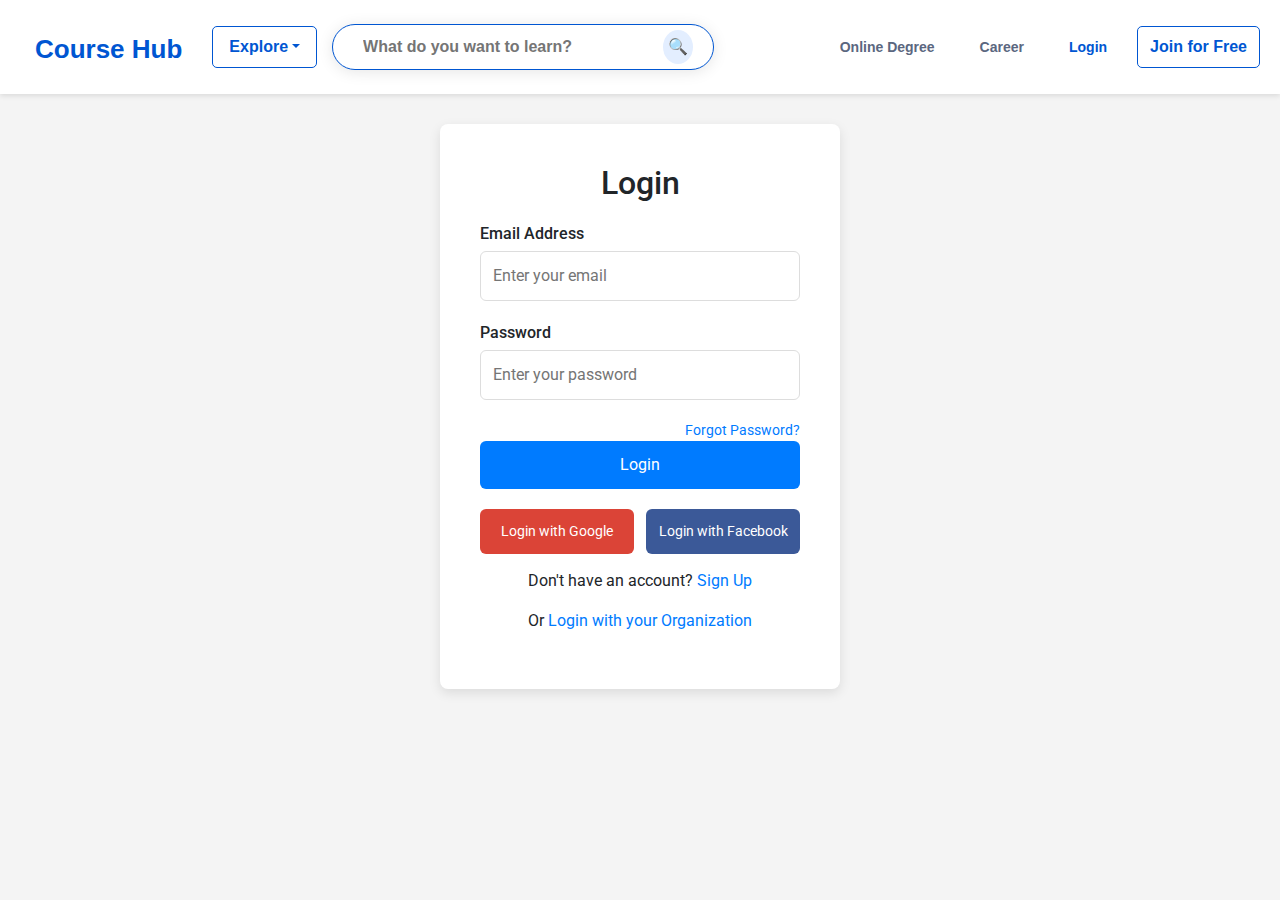
<file: login.html>
<!DOCTYPE html>
<html lang="en">

<head>
    <meta charset="UTF-8">
    <meta name="viewport" content="width=device-width, initial-scale=1.0">
    <title>Course Hub, Login</title>
    <link rel="stylesheet" href="https://cdnjs.cloudflare.com/ajax/libs/font-awesome/6.0.0-beta3/css/all.min.css">
    <link href="https://fonts.googleapis.com/css2?family=Roboto:wght@400;500;700&display=swap" rel="stylesheet">
    <link href="https://stackpath.bootstrapcdn.com/bootstrap/4.5.2/css/bootstrap.min.css" rel="stylesheet">
    <link rel="website icon" type="png" href="../Course hub 1/home/icon.png">
    <style>
        body {
            background-color: #f4f4f4;
            margin: 0;
            padding: 0;
            font-family: 'Roboto', sans-serif;
        }

        /* Navbar */
        nav {
            background-color: #ffffff;
            padding: 10px 20px;
            display: flex;
            justify-content: space-between;
            align-items: center;
            flex-wrap: wrap;
            box-shadow: 0 2px 5px rgba(0, 0, 0, 0.1);
            font-family: 'Source Sans Pro', Arial, sans-serif;
        }

        .logo {
            text-decoration: none;
            font-size: 26px;
            color: #0056d2;
            font-weight: 600;
            font-family: 'Source Sans Pro', Arial, sans-serif;
            padding: 15px;
            margin-top: 5px;
            cursor: pointer;
        }

        .logo:hover { 
            text-decoration: none;
        }
        
        .menu-toggle {
            display: none;
            flex-direction: column;
            cursor: pointer;
        }

        .menu-toggle span {
            height: 3px;
            width: 25px;
            background: #333;
            margin: 4px 0;
            border-radius: 3px;
        }

        .nav-left,
        .nav-right {
            display: flex;
            align-items: center;
            gap: 15px;
        }

        .nav-links {
            display: flex;
            align-items: center;
            gap: 15px;
        }

        .nav-links a {
            color: #5b6780;
            text-decoration: none;
            margin: 0 15px;
            font-family: 'Source Sans Pro', Arial, sans-serif;
            font-size: 14px;
            font-weight: bold;
        }

        .nav-links a:hover {
            text-decoration: none;
            color: #0056d2;
        }

        .dropdown {
            position: relative;
        }

        .dropdown-toggle {
            background-color: #ffffff;
            color: #0056d2;
            border: 1.5px solid #0056d2;
            font-size: 16px;
            cursor: pointer;
            padding: 8px 16px;
            border-radius: 5px;
            font-weight: bold;
        }

        .dropdown-toggle:hover {
            background-color: #e3eeff;
            text-decoration: none;
        }

        .dropdown-menu {
            display: none;
            position: absolute;
            min-width: 300px;
            z-index: 1;
            border-radius: 5px;
        }

        .dropdown-menu a {
            color: #0f1114;
            padding: 12px 16px;
            text-decoration: none;
            display: block;
            width: 250px;
        }

        .dropdown-menu a:hover {
            background-color: #f5f5f5;
            color: #0056d2;
            text-decoration: underline;
        }

        .dropdown:hover .dropdown-menu {
            display: block;
        }

        .search-bar {
            border: 1.5px solid #0056d2;
            display: flex;
            align-items: center;
            border-radius: 50px;
            padding: 0px 20px;
            box-shadow: 0 2px 15px rgba(0, 0, 0, 0.1);
            background-color: #ffffff;
        }

        .search-bar input {
            padding: 10px;
            border: none;
            border-radius: 20px;
            width: 300px;
            outline: none;
            font-size: 16px;
            font-weight: 600;
        }

        .search-bar button {
            background-color: #e3eeff;
            border: none;
            padding: 5px;
            margin-left: 10px;
            cursor: pointer;
            border-radius: 50%;
        }

        .join-btn {
            background-color: #ffffff;
            color: #0056d2;
            border: none;
            padding: 8px 12px;
            border-radius: 5px;
            cursor: pointer;
            font-family: 'Source Sans Pro', Arial, sans-serif;
            border: 1.5px solid #0056d2;
            font-size: 16px;
            font-weight: bold
        }

        .join-btn:hover {
            background-color: #e3eeff;
            text-decoration: none;
        }

        /* Responsive Styles */
        @media (max-width: 768px) {
            .menu-toggle {
                display: flex;
            }

            .nav-left,
            .nav-right {
                flex-direction: column;
                align-items: flex-start;
                width: 100%;
                display: none;
            }

            nav.active .nav-left,
            nav.active .nav-right {
                display: flex;
                margin-top: 10px;
                gap: 20px;
            }

            .nav-links {
                flex-direction: column;
                gap: 10px;
                width: 100%;
            }

            .search-bar {
                width: 100%;
            }

            .search-bar input {
                width: 100%;
            }
        }

        /* Login form */
        .login-container {
            background-color: white;
            padding: 40px;
            border-radius: 8px;
            box-shadow: 0 4px 12px rgba(0, 0, 0, 0.1);
            width: 100%;
            max-width: 400px;
            margin: 30px auto;
        }

        .login-container h2 {
            text-align: center;
            margin-bottom: 20px;
            font-weight: 500;
        }

        .input-group {
            margin-bottom: 20px;
        }

        .input-group label {
            font-weight: 500;
            margin-bottom: 5px;
            display: block;
        }

        .input-group input {
            width: 100%;
            padding: 12px;
            border: 1px solid #ddd;
            border-radius: 6px;
            font-size: 16px;
        }

        .input-group input:focus {
            border-color: #007bff;
            outline: none;
        }

        .forgot-password {
            display: block;
            text-align: right;
            font-size: 14px;
            color: #007bff;
            text-decoration: none;
        }

        .forgot-password:hover {
            text-decoration: underline;
        }

        .btn {
            width: 100%;
            padding: 12px;
            background-color: #007bff;
            color: white;
            border: none;
            border-radius: 6px;
            font-size: 16px;
            cursor: pointer;
            transition: background-color 0.3s ease;
        }

        .btn:hover {
            background-color: #0056b3;
        }

        .social-login {
            display: flex;
            justify-content: space-between;
            margin-top: 20px;
        }

        .social-login a {
            text-decoration: none;
            width: 48%;
            padding: 12px;
            text-align: center;
            border-radius: 6px;
            font-size: 14px;
        }

        .google-btn {
            background-color: #db4437;
            color: white;
        }

        .facebook-btn {
            background-color: #3b5998;
            color: white;
        }

        .social-login a:hover {
            opacity: 0.8;
        }

        .signup-link {
            display: block;
            text-align: center;
            margin-top: 15px;
        }

        .signup-link a {
            color: #007bff;
            text-decoration: none;
        }

        .signup-link a:hover {
            text-decoration: underline;
        }

        .organization-login {
            text-align: center;
            margin-top: 15px;
        }

        .organization-login a {
            color: #007bff;
            text-decoration: none;
        }

        .organization-login a:hover {
            text-decoration: underline;
        }
    </style>
</head>

<body>
    <!-- Navbar -->
    <nav id="navbar">
        <!-- Left Side -->
        <div class="nav-left">
            <a href="../Course hub 1/home/index.html" class="logo">Course Hub</a>

            <div class="dropdown">
                <button class="dropdown-toggle">Explore</button>
                <div class="dropdown-menu">
                    <a href="../degree/degree.html">Explore roles</a>
                    <a href="../degree/degree.html">Explore Catogaries</a>
                    <a href="../degree/degree.html">Explore trading skill</a>
                    <a href="../degree/degree.html">Earn a professional certificate</a>
                    <a href="../degree/degree.html">Earn a online degree</a>
                </div>
            </div>

            <div class="search-bar">
                <input type="text" placeholder="What do you want to learn?">
                <button>🔍</button>
            </div>
        </div>

        <!-- Hamburger Menu -->
        <div class="menu-toggle" onclick="toggleNavbar()">
            <span></span>
            <span></span>
            <span></span>
        </div>

        <!-- Right Side -->
        <div class="nav-right">
            <div class="nav-links">
                <a href="../Course hub 1/degree/degree.html">Online Degree</a>
                <a href="../Course hub 1/career/career.html">Career</a>
                <a href="../Course hub 1/login.html" style="color: #0056d2;">Login</a>
            </div>
            <a href="../Course hub 1/singup.html"><button class="join-btn">Join for Free</button></a>
        </div>
    </nav>

    <script>
        function toggleNavbar() {
            const nav = document.getElementById('navbar');
            nav.classList.toggle('active');
        }
    </script>
    <!-- Login Form -->
    <div class="login-container">
        <h2>Login</h2>
        <form id="login-form">
            <div class="input-group">
                <label for="email">Email Address</label>
                <input type="email" id="email" placeholder="Enter your email" required>
            </div>
            <div class="input-group">
                <label for="password">Password</label>
                <input type="password" id="password" placeholder="Enter your password" required>
            </div>
            <a href="#" class="forgot-password">Forgot Password?</a>
            <button type="submit" class="btn" id="login-btn">Login</button>
        </form>

        <!-- Social Login -->
        <div class="social-login">
            <a href="home/index.html" class="google-btn">Login with Google</a>
            <a href="home/index.html" class="facebook-btn">Login with Facebook</a>
        </div>

        <!-- Sign Up Link -->
        <div class="signup-link">
            <p>Don't have an account? <a href="singup.html">Sign Up</a></p>
        </div>

        <!-- Login with Organization -->
        <div class="organization-login">
            <p>Or <a href="#">Login with your Organization</a></p>
        </div>
    </div>

    <script>
        // Check if the user is logged in
        window.onload = function () {
            const isLoggedIn = localStorage.getItem("isLoggedIn") === "true";

            if (isLoggedIn) {
                // If logged in, show logout button and hide login form
                document.getElementById("auth-buttons").innerHTML = `
            <a href="#" id="logout-btn" class="btn">Logout</a>
        `;
                document.getElementById("login-form").style.display = "none"; // Hide login form
            } else {
                // If not logged in, show login button
                document.getElementById("auth-buttons").innerHTML = `
        `;
            }

            // Logout functionality
            const logoutButton = document.getElementById("logout-btn");
            if (logoutButton) {
                logoutButton.addEventListener("click", function () {
                    localStorage.setItem("isLoggedIn", "false"); // Set login status to false
                    window.location.href = "login.html"; // Redirect to login page
                });
            }
        };

        // Handle login button click
        document.getElementById("login-btn")?.addEventListener("click", function (event) {
            event.preventDefault(); // Prevent default form submission

            // Simulate a successful login
            localStorage.setItem("isLoggedIn", "true"); // Mark the user as logged in
            window.location.href = "home/index.html"; // Redirect to index.html (main page)
        });

    </script>
</body>

</html>
</file>
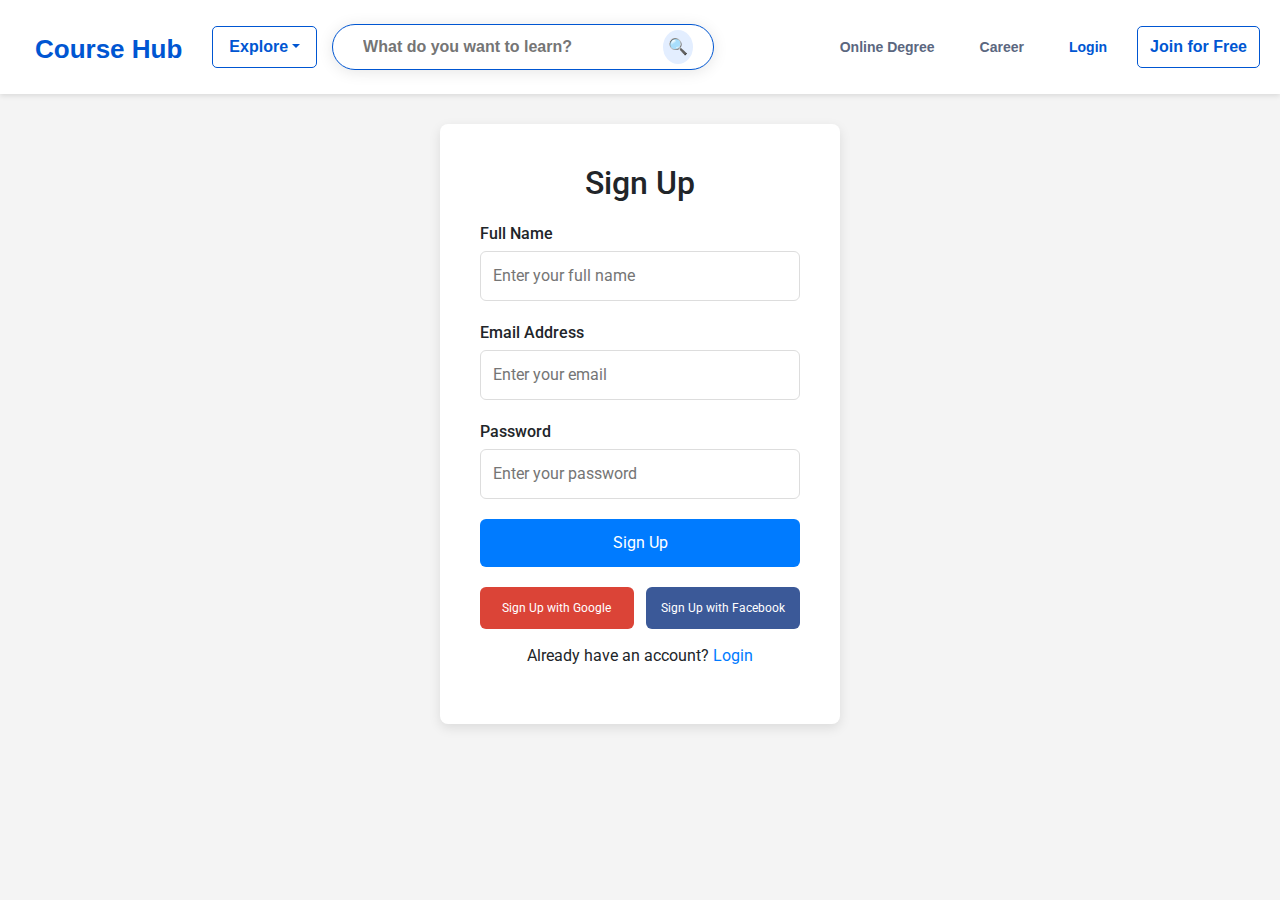
<file: singup.html>
<!DOCTYPE html>
<html lang="en">

<head>
    <meta charset="UTF-8">
    <meta name="viewport" content="width=device-width, initial-scale=1.0">
    <title>Course Hub, Sign Up</title>
    <link rel="stylesheet" href="https://cdnjs.cloudflare.com/ajax/libs/font-awesome/6.0.0-beta3/css/all.min.css">
    <link href="https://fonts.googleapis.com/css2?family=Roboto:wght@400;500;700&display=swap" rel="stylesheet">
    <link href="https://stackpath.bootstrapcdn.com/bootstrap/4.5.2/css/bootstrap.min.css" rel="stylesheet">
    <link rel="website icon" type="png" href="../Course hub 1/home/icon.png">
    <style>
        body {
            background-color: #f4f4f4;
            margin: 0;
            padding: 0;
            font-family: 'Roboto', sans-serif;
        }

        /* Navbar */
        nav {
            background-color: #ffffff;
            padding: 10px 20px;
            display: flex;
            justify-content: space-between;
            align-items: center;
            flex-wrap: wrap;
            box-shadow: 0 2px 5px rgba(0, 0, 0, 0.1);
            font-family: 'Source Sans Pro', Arial, sans-serif;
        }

        .logo {
            text-decoration: none;
            font-size: 26px;
            color: #0056d2;
            font-weight: 600;
            font-family: 'Source Sans Pro', Arial, sans-serif;
            padding: 15px;
            margin-top: 5px;
            cursor: pointer;
        }

        .logo:hover { 
            text-decoration: none;
        }
        
        .menu-toggle {
            display: none;
            flex-direction: column;
            cursor: pointer;
        }

        .menu-toggle span {
            height: 3px;
            width: 25px;
            background: #333;
            margin: 4px 0;
            border-radius: 3px;
        }

        .nav-left,
        .nav-right {
            display: flex;
            align-items: center;
            gap: 15px;
        }

        .nav-links {
            display: flex;
            align-items: center;
            gap: 15px;
        }

        .nav-links a {
            color: #5b6780;
            text-decoration: none;
            margin: 0 15px;
            font-family: 'Source Sans Pro', Arial, sans-serif;
            font-size: 14px;
            font-weight: bold;
        }

        .nav-links a:hover {
            text-decoration: none;
            color: #0056d2;
        }

        .dropdown {
            position: relative;
        }

        .dropdown-toggle {
            background-color: #ffffff;
            color: #0056d2;
            border: 1.5px solid #0056d2;
            font-size: 16px;
            cursor: pointer;
            padding: 8px 16px;
            border-radius: 5px;
            font-weight: bold;
        }

        .dropdown-toggle:hover {
            background-color: #e3eeff;
            text-decoration: none;
        }

        .dropdown-menu {
            display: none;
            position: absolute;
            min-width: 300px;
            z-index: 1;
            border-radius: 5px;
        }

        .dropdown-menu a {
            color: #0f1114;
            padding: 12px 16px;
            text-decoration: none;
            display: block;
            width: 250px;
        }

        .dropdown-menu a:hover {
            background-color: #f5f5f5;
            color: #0056d2;
            text-decoration: underline;
        }

        .dropdown:hover .dropdown-menu {
            display: block;
        }

        .search-bar {
            border: 1.5px solid #0056d2;
            display: flex;
            align-items: center;
            border-radius: 50px;
            padding: 0px 20px;
            box-shadow: 0 2px 15px rgba(0, 0, 0, 0.1);
            background-color: #ffffff;
        }

        .search-bar input {
            padding: 10px;
            border: none;
            border-radius: 20px;
            width: 300px;
            outline: none;
            font-size: 16px;
            font-weight: 600;
        }

        .search-bar button {
            background-color: #e3eeff;
            border: none;
            padding: 5px;
            margin-left: 10px;
            cursor: pointer;
            border-radius: 50%;
        }

        .join-btn {
            background-color: #ffffff;
            color: #0056d2;
            border: none;
            padding: 8px 12px;
            border-radius: 5px;
            cursor: pointer;
            font-family: 'Source Sans Pro', Arial, sans-serif;
            border: 1.5px solid #0056d2;
            font-size: 16px;
            font-weight: bold
        }

        .join-btn:hover {
            background-color: #e3eeff;
            text-decoration: none;
        }

        /* Responsive Styles */
        @media (max-width: 768px) {
            .menu-toggle {
                display: flex;
            }

            .nav-left,
            .nav-right {
                flex-direction: column;
                align-items: flex-start;
                width: 100%;
                display: none;
            }

            nav.active .nav-left,
            nav.active .nav-right {
                display: flex;
                margin-top: 10px;
                gap: 20px;
            }

            .nav-links {
                flex-direction: column;
                gap: 10px;
                width: 100%;
            }

            .search-bar {
                width: 100%;
            }

            .search-bar input {
                width: 100%;
            }
        }

        /* Sign up form */
        .signup-container {
            background-color: white;
            padding: 40px;
            border-radius: 8px;
            box-shadow: 0 4px 12px rgba(0, 0, 0, 0.1);
            width: 100%;
            max-width: 400px;
            margin: 30px auto;
        }

        .signup-container h2 {
            text-align: center;
            margin-bottom: 20px;
            font-weight: 500;
        }

        .input-group {
            margin-bottom: 20px;
        }

        .input-group label {
            font-weight: 500;
            margin-bottom: 5px;
            display: block;
        }

        .input-group input {
            width: 100%;
            padding: 12px;
            border: 1px solid #ddd;
            border-radius: 6px;
            font-size: 16px;
        }

        .input-group input:focus {
            border-color: #007bff;
            outline: none;
        }

        .btn {
            width: 100%;
            padding: 12px;
            background-color: #007bff;
            color: white;
            border: none;
            border-radius: 6px;
            font-size: 16px;
            cursor: pointer;
            transition: background-color 0.3s ease;
        }

        .btn:hover {
            background-color: #0056b3;
        }

        .social-login {
            display: flex;
            justify-content: space-between;
            margin-top: 20px;
        }

        .social-login a {
            text-decoration: none;
            width: 48%;
            padding: 12px;
            text-align: center;
            border-radius: 6px;
            font-size: 12px;
        }

        .google-btn {
            background-color: #db4437;
            color: white;
        }

        .facebook-btn {
            background-color: #3b5998;
            color: white;
        }

        .social-login a:hover {
            opacity: 0.8;
        }

        .login-link {
            display: block;
            text-align: center;
            margin-top: 15px;
        }

        .login-link a {
            color: #007bff;
            text-decoration: none;
        }

        .login-link a:hover {
            text-decoration: underline;
        }

     
    </style>
</head>

<body>
    <!-- Navbar -->
    <nav id="navbar">
        <!-- Left Side -->
        <div class="nav-left">
            <a href="../Course hub 1/home/index.html" class="logo">Course Hub</a>

            <div class="dropdown">
                <button class="dropdown-toggle">Explore</button>
                <div class="dropdown-menu">
                    <a href="../degree/degree.html">Explore roles</a>
                    <a href="../degree/degree.html">Explore Catogaries</a>
                    <a href="../degree/degree.html">Explore trading skill</a>
                    <a href="../degree/degree.html">Earn a professional certificate</a>
                    <a href="../degree/degree.html">Earn a online degree</a>
                </div>
            </div>

            <div class="search-bar">
                <input type="text" placeholder="What do you want to learn?">
                <button>🔍</button>
            </div>
        </div>

        <!-- Hamburger Menu -->
        <div class="menu-toggle" onclick="toggleNavbar()">
            <span></span>
            <span></span>
            <span></span>
        </div>

        <!-- Right Side -->
        <div class="nav-right">
            <div class="nav-links">
                <a href="../Course hub 1/degree/degree.html">Online Degree</a>
                <a href="../Course hub 1/career/career.html">Career</a>
                <a href="../Course hub 1/login.html" style="color: #0056d2;">Login</a>
            </div>
          <a href="../Course hub 1/singup.html"><button class="join-btn">Join for Free</button></a>
        </div>
    </nav>

    <script>
        function toggleNavbar() {
            const nav = document.getElementById('navbar');
            nav.classList.toggle('active');
        }
    </script>


    <!-- Sign Up Form -->
    <div class="signup-container">
        <h2>Sign Up</h2>
        <form id="signup-form">
            <div class="input-group">
                <label for="confirm-password">Full Name</label>
                <input type="text" id="confirm-password" placeholder="Enter your full name" required>
            </div>
            <div class="input-group">
                <label for="email">Email Address</label>
                <input type="email" id="email" placeholder="Enter your email" required>
            </div>
            <div class="input-group">
                <label for="password">Password</label>
                <input type="password" id="password" placeholder="Enter your password" required>
            </div>
            <button type="submit" class="btn" id="signup-btn">Sign Up</button>
        </form>

        <!-- Social Login -->
        <div class="social-login">
            <a href="home/index.html" class="google-btn">Sign Up with Google</a>
            <a href="home/index.html" class="facebook-btn">Sign Up with Facebook</a>
        </div>

        <!-- Login Link -->
        <div class="login-link">
            <p>Already have an account? <a href="login.html">Login</a></p>
        </div>
    </div>

    <script>
        // Handle sign-up button click
        document.getElementById("signup-btn")?.addEventListener("click", function (event) {
            event.preventDefault(); // Prevent default form submission

            // Simulate a successful sign-up
            localStorage.setItem("isLoggedIn", "true"); // Mark the user as logged in
            window.location.href = "home/index.html"; // Redirect to index.html (main page)
        });
    </script>
</body>

</html>
</file>
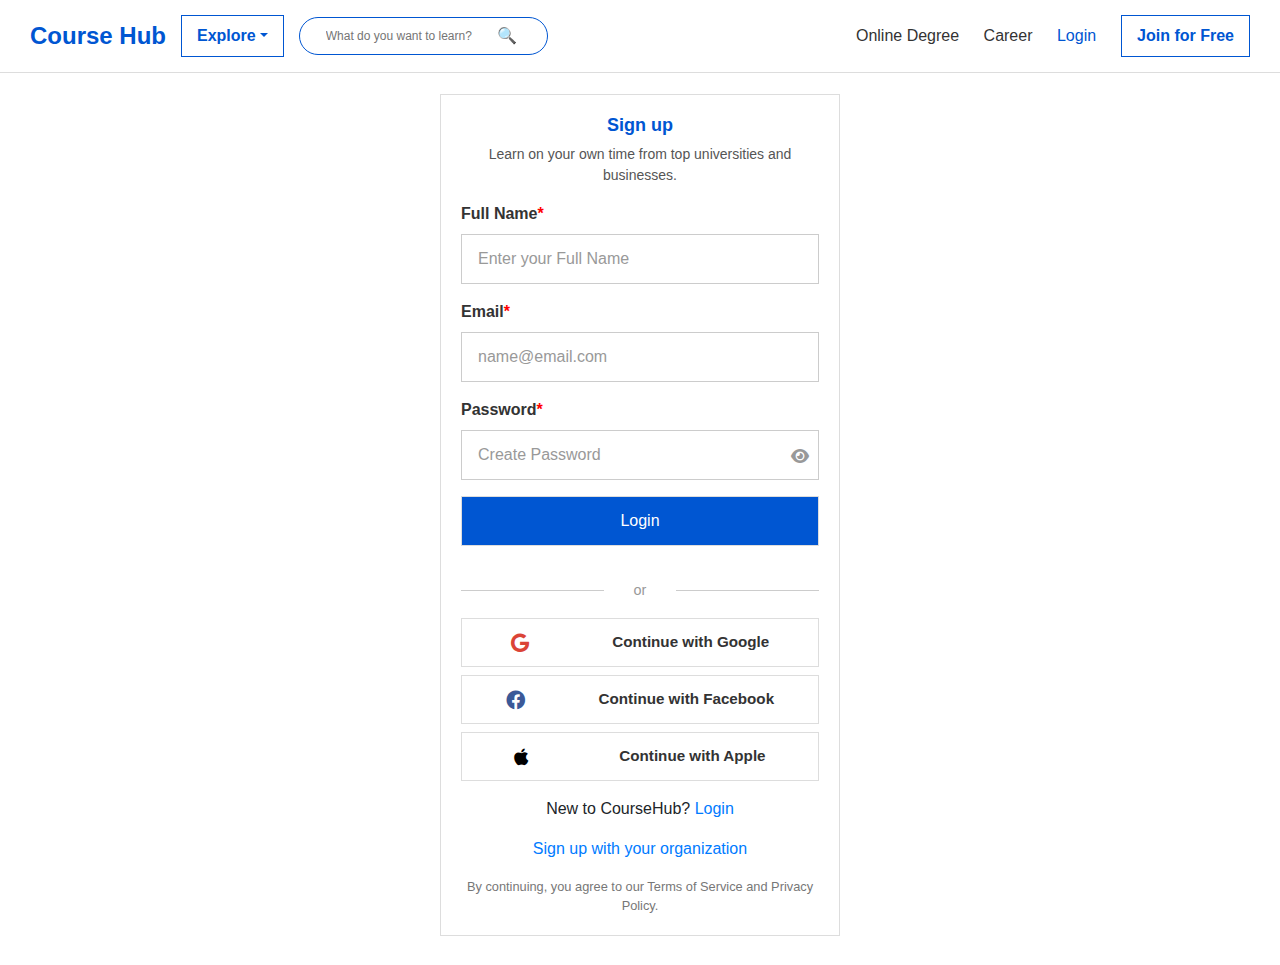
<file: user-data/singup.html>
<!DOCTYPE html>
<html lang="en">

<head>
    <meta charset="UTF-8">
    <meta name="viewport" content="width=device-width, initial-scale=1.0">
    <title>Course Hub | Sign Up</title>
    <link rel="stylesheet" href="https://cdnjs.cloudflare.com/ajax/libs/font-awesome/6.0.0-beta3/css/all.min.css">
    <link href="https://fonts.googleapis.com/css2?family=Roboto:wght@400;500;700&display=swap" rel="stylesheet">
    <link href="https://stackpath.bootstrapcdn.com/bootstrap/4.5.2/css/bootstrap.min.css" rel="stylesheet">
    <link rel="website icon" type="png" href="../home/icon.png">
    <style>
        /* General styles */
        body {
            background-color: #ffffff;
            margin: 0;
            padding: 0;
            font-family: 'Outfit', sans-serif;
            padding-top: 65px;
        }

        /* Navbar */
        header {
            position: fixed;
            top: 0;
            left: 0;
            width: 100%;
            z-index: 1000;
            background-color: #ffffff;
        }

        .top-bar {
            display: none;
            justify-content: space-between;
            align-items: center;
            padding: 10px 20px;
            background-color: #ffffff;
            box-shadow: 0 10px 12px rgba(0, 0, 0, 0.1);
        }

        .hamburger {
            font-size: 24px;
            background: none;
            border: none;
            cursor: pointer;
        }

        .logo-right {
            font-weight: bold;
            font-size: 20px;
            color: #0056d2;
            text-decoration: none;
        }

        #navbar {
            display: flex;
            justify-content: space-between;
            align-items: center;
            padding: 15px 30px;
            flex-wrap: wrap;
            border-bottom: 1px solid #ddd;
        }

        .nav-left,
        .nav-right {
            display: flex;
            align-items: center;
            gap: 15px;
        }

        .logo {
            font-size: 24px;
            font-weight: bold;
            color: #0056d2;
            text-decoration: none;
        }

        .logo:hover {
            text-decoration: none;
        }

        .nav-links a {
            margin: 0 10px;
            text-decoration: none;
            color: #333;
            font-weight: 500;
        }

        .nav-links a:hover {
            color: #0056d2;
        }

        .join-btn {
            background-color: #ffffff;
            color: #0056d2;
            border: none;
            padding: 8px 15px;
            cursor: pointer;
            border: 1px solid #0056d2;
            font-size: 16px;
            font-weight: bold;
        }

        .join-btn:hover {
            background-color: #e3eeff;
            text-decoration: none;
        }

        .search-bar {
            border: 1px solid #0056d2;
            display: flex;
            align-items: center;
            border-radius: 50px;
            padding: 0 20px;
            background-color: #ffffff;
        }

        .search-bar input {
            border: none;
            padding: 6px;
            font-size: 12px;
        }

        .search-bar button {
            padding: 6px 10px;
            border: none;
            border-left: none;
            border-radius: 0 4px 4px 0;
            cursor: pointer;
            background-color: #ffffff;
        }

        .dropdown {
            position: relative;
        }

        .dropdown-toggle {
            color: #0056d2;
            background-color: #ffffff;
            border: 1px solid #0056d2;
            padding: 8px 15px;
            background: none;
            cursor: pointer;
            font-size: 16px;
            font-weight: bold;
        }

        .dropdown-toggle:hover {
            background-color: #e3eeff;
            text-decoration: none;
        }

        .dropdown-menu {
            display: none;
            position: absolute;
            left: 0;
            background-color: #ffffff;
            border: 1px solid #ddd;
            z-index: 1000;
            min-width: 800px;
            padding: 10px;
            box-shadow: 0 2px 8px rgba(0, 0, 0, 0.1);
        }

        .dropdown:hover .dropdown-menu {
            display: block;
        }

        .dropdown-menu a {
            display: block;
            padding: 12px 16px;
            text-decoration: none;
            color: #0f1114;
            width: 250px;
        }

        .dropdown-menu a:hover {
            background-color: #f5f5f5;
            color: #0056d2;
            text-decoration: underline #0056d2;
        }

        /* mobile sidebar */
        .mobile-sidebar {
            height: 100%;
            width: 0;
            position: fixed;
            top: 0;
            left: 0;
            background-color: #fff;
            overflow-x: hidden;
            transition: width 0.3s ease;
            z-index: 2000;
            padding-top: 60px;
            display: flex;
            flex-direction: column;
            box-shadow: 2px 0 12px rgba(0, 0, 0, 0.1);
        }

        .mobile-sidebar .closebtn {
            position: absolute;
            top: 16px;
            right: 24px;
            font-size: 30px;
            color: #333;
            cursor: pointer;
        }

        .sidebar-search {
            padding: 0 20px 20px;
        }

        .sidebar-search input {
            width: 100%;
            padding: 10px 12px;
            border-radius: 8px;
            border: 1px solid #ccc;
            font-size: 16px;
            outline: none;
            transition: border-color 0.2s ease;
        }

        .sidebar-search input:focus {
            border-color: #0056d2;
        }

        .sidebar-nav {
            display: flex;
            flex-direction: column;
            border-right: 1px solid #dce1e7;
            padding: 24px 0;
            width: 260px;
        }

        .sidebar-nav a {
            display: flex;
            align-items: center;
            padding: 14px 28px;
            font-size: 15px;
            font-weight: 500;
            color: #2e3a59;
            text-decoration: none;
            transition: all 0.25s ease-in-out;
            border-left: 3px solid transparent;
            position: relative;
        }

        .sidebar-nav a::before {
            content: '';
            position: absolute;
            bottom: 0;
            left: 28px;
            right: 28px;
            height: 1px;
            background-color: #e4e9f0;
            opacity: 0.5;
            color: #0056d2;
        }

        .cta-button {
            display: inline-block;
            margin: 30px auto 10px;
            padding: 10px 16px;
            font-size: 15px;
            font-weight: 600;
            color: #fff !important;
            background: linear-gradient(135deg, #0056d2, #003ea1);
            border: none;
            border-radius: 8px;
            text-align: center;
            text-decoration: none;
            box-shadow: 0 6px 16px rgba(0, 86, 210, 0.25);
            max-width: 80%;
        }

        .cta-button:hover {
            background: linear-gradient(135deg, #003ea1, #002b78);
            box-shadow: 0 8px 20px rgba(0, 60, 180, 0.3);
            transform: translateY(-1px);
        }


        @media (max-width: 768px) {
            #navbar {
                display: none;
            }

            .top-bar {
                display: flex;
            }

            .mobile-sidebar {
                width: 0;
            }

            .search-bar {
                display: none;
            }
        }

        /* Sign up form */
        .center-wrapper {
            display: flex;
            justify-content: center;
            align-items: center;
            min-height: 100vh;
            background: #ffffff;
            padding: 20px;
        }

        .login-container {
            background: #ffffff;
            padding: 20px;
            width: 100%;
            max-width: 400px;
            border: 1px solid #ddd;
        }

        .login-container h3 {
            font-size: 18px;
            color: #0056d2;
            font-weight: bold;
            text-align: center;
        }

        .login-container p {
            font-size: 14px;
            color: #555;
            text-align: center;
        }

        .form-group {
            margin-bottom: 1rem;
            position: relative;
        }

        .form-group label {
            display: block;
            margin-bottom: 0.5rem;
            font-weight: bold;
            color: #333;
        }

        .form-group input {
            width: 100%;
            padding: 0.75rem 1rem;
            padding-right: 3rem;
            border: 1px solid #ccc;
            font-size: 1rem;
            color: #333;
            background-color: #fff;
        }

        .form-group input::placeholder {
            color: #999;
        }

        .form-group .toggle-password {
            position: absolute;
            right: 10px;
            top: 70%;
            transform: translateY(-50%);
            cursor: pointer;
            color: #999;
        }

        .forgot-password {
            text-align: right;
            font-size: 0.9rem;
            margin-top: -0.5rem;
            margin-bottom: 1rem;
        }

        .forgot-password a {
            text-decoration: none;
            color: #007BFF;
        }

        button.login-btn {
            border: 1px solid #ddd;
            background: #0056d2;
            width: 100%;
            padding: 0.75rem;
            color: #ffffff;
            margin-bottom: 1rem;
            cursor: pointer;
            font-size: 16px;
            font-weight: 500;
        }

        button.login-btn:hover {
            background-color: #0041a8;
            color: #ffffff;
            text-decoration: none;
        }

        .divider {
            text-align: center;
            margin: 1rem 0;
            position: relative;
        }

        .divider::before,
        .divider::after {
            content: '';
            position: absolute;
            height: 1px;
            background: #ccc;
            top: 50%;
            width: 40%;
        }

        .divider::before {
            left: 0;
        }

        .divider::after {
            right: 0;
        }

        .divider span {
            padding: 0 10px;
            background: #fff;
            color: #999;
            font-size: 0.9rem;
        }

        .social-login button {
            width: 100%;
            margin: 0.5rem 0;
            padding: 0.75rem;
            border: 1px solid #ddd;
            background: #ffffff;
            cursor: pointer;
            display: flex;
            align-items: center;
            justify-content: space-around;
            gap: 10px;
            color: #333;
            font-weight: bold;
            font-size: 0.95rem;
        }

        .social-login button:hover {
            background-color: #e3eeff;
            color: #0056d2;
        }

        .social-login button i {
            font-size: 1.2rem;
        }

        .social-login button i {
            font-size: 1.2rem;
        }

        .social-login button:nth-child(1) i {
            color: #DB4437;
        }

        .social-login button:nth-child(2) i {
            color: #3b5998;
        }

        .social-login button:nth-child(3) i {
            color: #000000;
        }

        .signup-link {
            text-align: center;
            margin-top: 1rem;
        }

        .signup-link a {
            color: #007BFF;
            text-decoration: none;
            font-weight: 500;
        }

        .organization-login {
            text-align: center;
            margin-top: 1rem;
        }

        .organization-login a {
            color: #007BFF;
            text-decoration: none;
            font-weight: 500;
        }

        .privacy {
            font-size: 0.8rem;
            text-align: center;
            color: #777;
            margin-top: 1rem;
        }

        @media screen and (max-width: 480px) {
            .login-container {
                margin: 1rem;
                padding: 1.5rem;
            }
        }
    </style>
</head>

<body>
    <!-- navbar --->
    <header>

        <div class="top-bar">
            <button class="hamburger" onclick="toggleSidebar()">☰</button>
            <a href="../home/index.html" class="logo-right">Course Hub</a>
        </div>

        <nav id="navbar">

            <div class="nav-left">
                <a href="../home/index.html" class="logo">Course Hub</a>

                <div class="dropdown">
                    <button class="dropdown-toggle">Explore</button>
                    <div class="dropdown-menu">
                        <a href="../degree/degree.html">Explore roles</a>
                        <a href="../degree/degree.html">Explore Catogaries</a>
                        <a href="../degree/degree.html">Explore trading skill</a>
                        <a href="../degree/degree.html">Earn a professional certificate</a>
                        <a href="../degree/degree.html">Earn a online degree</a>
                    </div>
                </div>

                <div class="search-bar">
                    <input type="text" placeholder="What do you want to learn?">
                    <button>🔍</button>
                </div>
            </div>

            <div class="nav-right">
                <div class="nav-links">
                    <a href="../degree/degree.html">Online Degree</a>
                    <a href="../career/career.html">Career</a>
                    <a href="../user-data/login.html" style="color: #0056d2;">Login</a>
                </div>
                <a href="../user-data/singup.html"><button class="join-btn">Join for Free</button></a>
            </div>

        </nav>

        <!-- Mobile Sidebar -->
        <div id="mobileSidebar" class="mobile-sidebar">
            <a href="javascript:void(0)" class="closebtn" onclick="toggleSidebar()">×</a>

            <div class="sidebar-search">
                <input type="text" placeholder="Search..." />
            </div>

            <nav class="sidebar-nav">
                <a href="../degree/degree.html">Explore Categories</a>
                <a href="../degree/degree.html">Trading Skill</a>
                <a href="../degree/degree.html">Certificates</a>
                <a href="../degree/degree.html">Online Degree</a>
                <a href="../career/career.html">Career</a>
                <a href="../user-data/login.html">Login</a>
            </nav>

            <a href="../user-data/singup.html" class="cta-button">Join for Free</a>
        </div>
    </header>

    <!-- sign up -->
    <div class="center-wrapper">
        <div class="login-container">
            <h3>Sign up</h3>
            <p>Learn on your own time from top universities and businesses.</p>
            <form onsubmit="handleLogin(event)">

                <div class="form-group">
                    <label for="email">Full Name<span style="color: red;">*</span></label>
                    <input type="email" id="email" name="email" placeholder="Enter your Full Name" required />
                </div>

                <div class="form-group">
                    <label for="email">Email<span style="color: red;">*</span></label>
                    <input type="email" id="email" name="email" placeholder="name@email.com" required />
                </div>
                <div class="form-group">
                    <label for="password">Password<span style="color: red;">*</span></label>
                    <input type="password" id="password" name="password" placeholder="Create Password" required />
                    <i class="fa-solid fa-eye toggle-password" id="togglePassword"></i>
                </div>

                <button type="submit" class="login-btn">Login</button>
            </form>


            <div class="divider"><span>or</span></div>

            <div class="social-login">
                <button><i class="fab fa-google"></i> Continue with Google</button>
                <button><i class="fab fa-facebook"></i> Continue with Facebook</button>
                <button><i class="fab fa-apple"></i> Continue with Apple</button>
            </div>

            <div class="signup-link">
                New to CourseHub? <a href="singup.html">Login</a>
            </div>

            <div class="organization-login">
                <a href="#">Sign up with your organization</a>
            </div>

            <div class="privacy">
                By continuing, you agree to our Terms of Service and Privacy Policy.
            </div>
        </div>
    </div>


    <script>

        // navbar
        function toggleSidebar() {
            const sidebar = document.getElementById("mobileSidebar");
            sidebar.style.width = sidebar.style.width === "250px" ? "0" : "250px";
        }

        document.addEventListener("click", function (event) {
            const sidebar = document.getElementById("mobileSidebar");
            const hamburger = document.querySelector(".hamburger");

            if (sidebar.style.width === "250px" &&
                !sidebar.contains(event.target) &&
                !hamburger.contains(event.target)) {
                sidebar.style.width = "0";
            }
        });


        // sign up
        const togglePassword = document.getElementById('togglePassword');
        const password = document.getElementById('password');

        togglePassword.addEventListener('click', function () {
            const type = password.getAttribute('type') === 'password' ? 'text' : 'password';
            password.setAttribute('type', type);
            this.classList.toggle('fa-eye-slash');
        });
        function handleLogin(event) {
            event.preventDefault();
            window.location.href = '../home/index.html';
        }
    </script>




</body>

</html>
</file>
